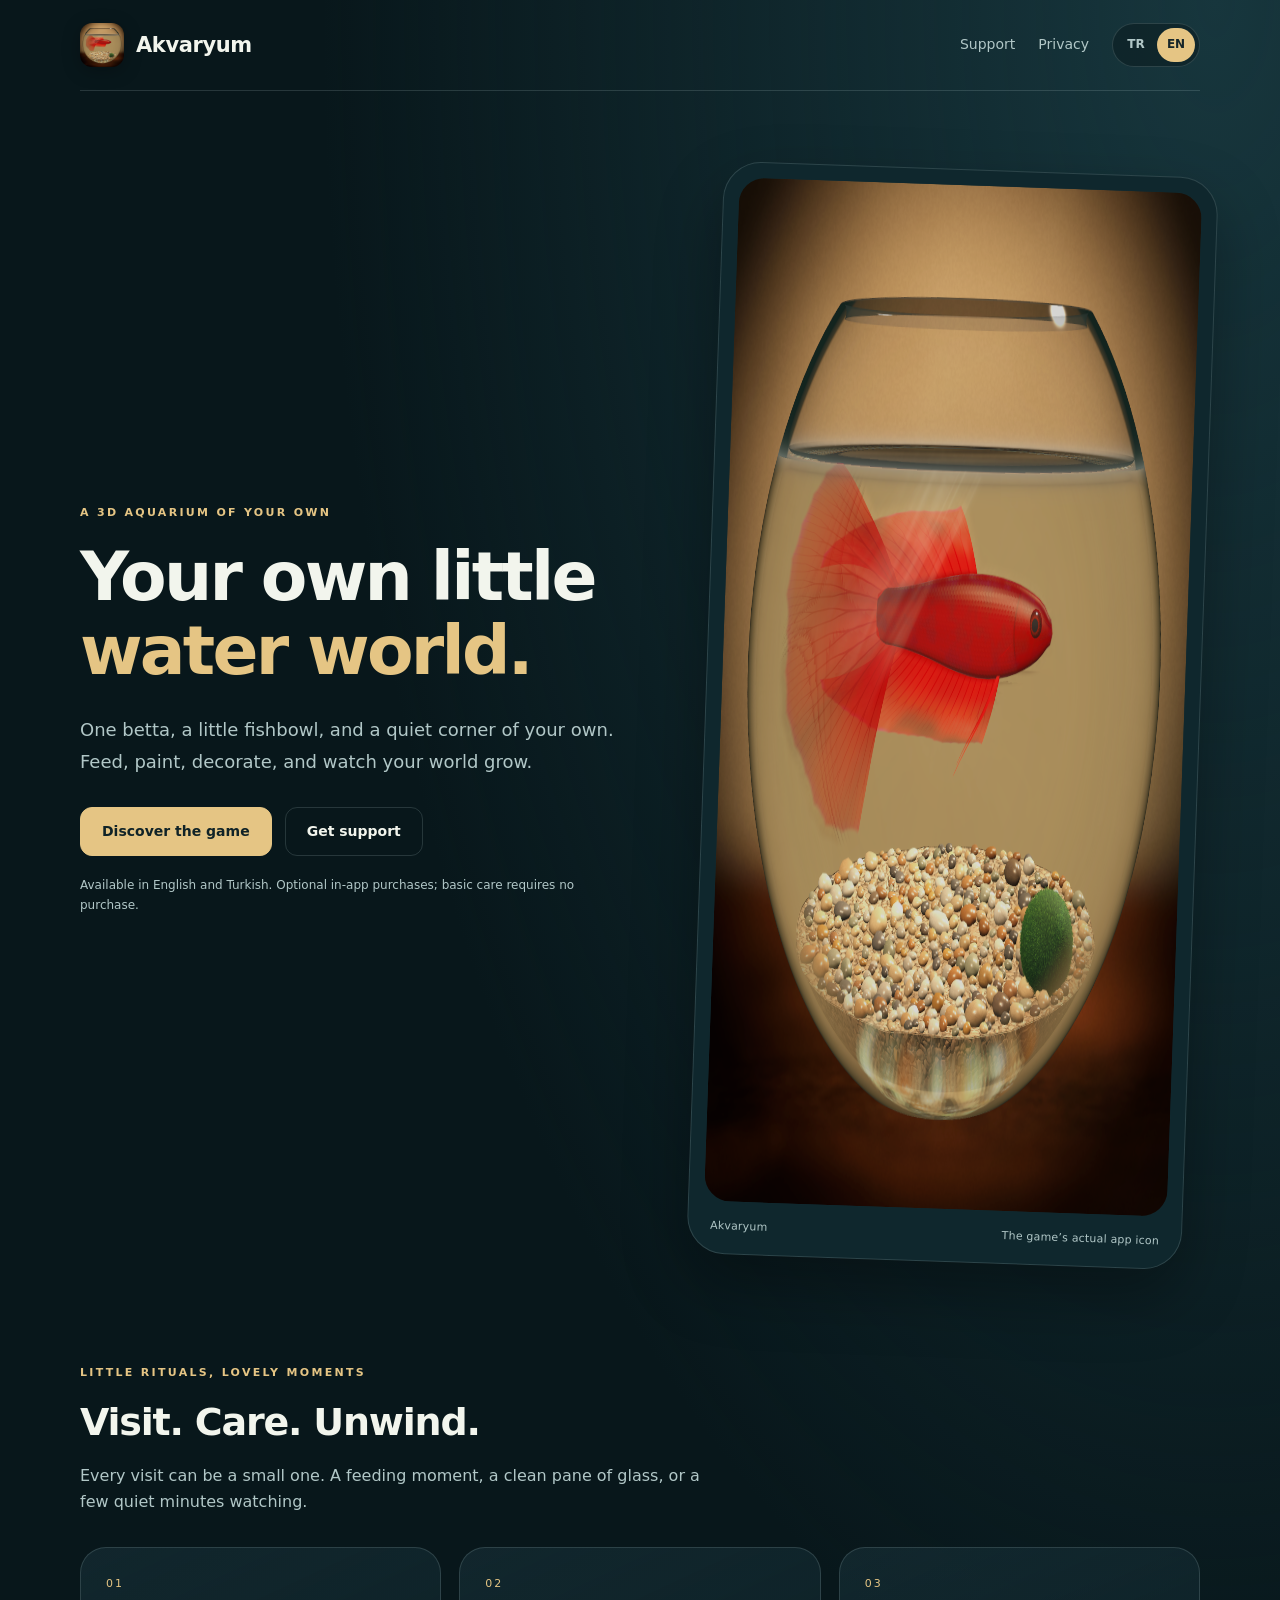
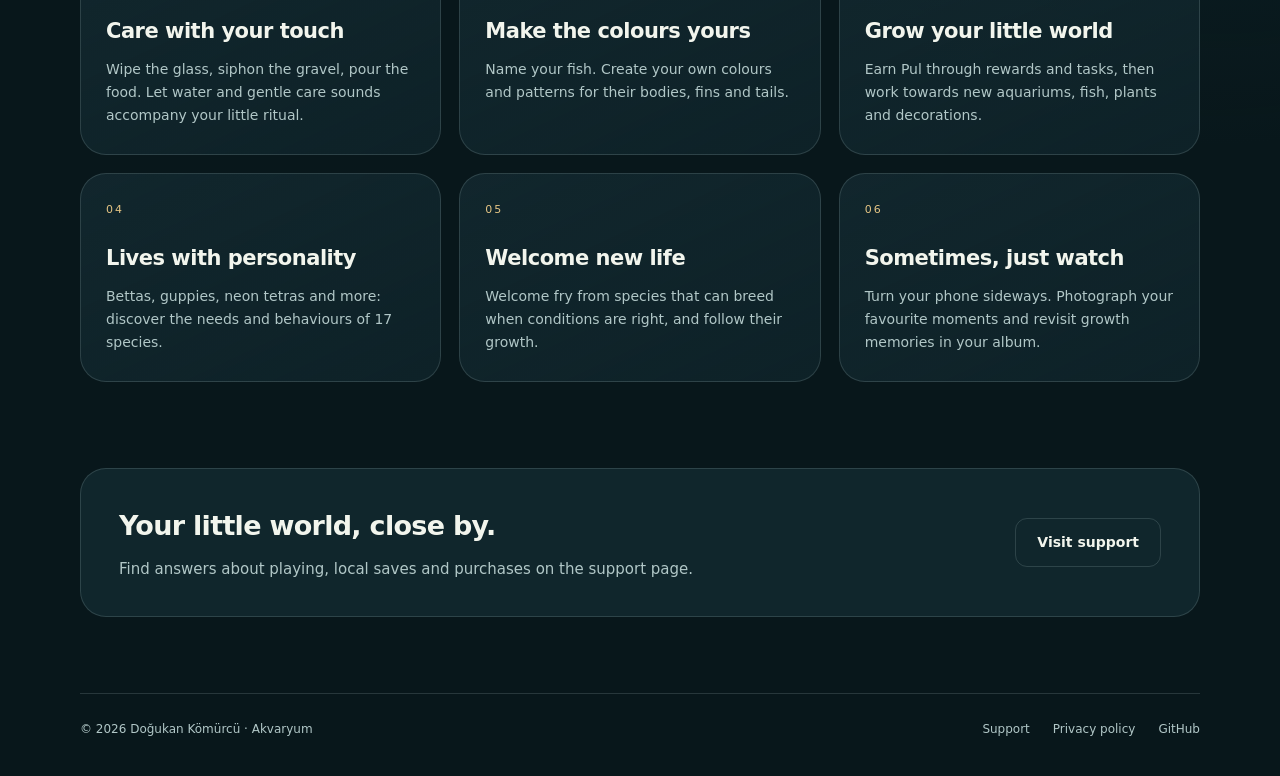
<file: index.html>
<!doctype html>
<html lang="tr" data-language="tr">
<head>
<meta charset="utf-8">
<meta name="viewport" content="width=device-width,initial-scale=1">
<meta name="description" content="Balıklarını besle, boya ve kendi 3D akvaryumunu tasarla. Akvaryum oyununun resmi tanıtım, destek ve gizlilik sayfaları.">
<meta name="robots" content="noindex,nofollow">
<meta name="theme-color" content="#08171b">
<title>Akvaryum — Kendi küçük su dünyan</title>
<link rel="icon" type="image/png" href="assets/app-icon.png">
<link rel="stylesheet" href="styles.css">
<script src="config.js" defer></script>
<script src="site.js" defer></script>
</head>
<body data-page="home">
<a class="skip-link" href="#main"><span data-lang="tr" lang="tr">İçeriğe geç</span><span data-lang="en" lang="en">Skip to content</span></a>
<div class="shell">
<header class="topbar">
<a href="index.html" class="brand" data-local-link><img src="assets/app-icon.png" alt="" width="44" height="44"><span>Akvaryum</span></a>
<nav class="nav" aria-label="Navigation"><a href="support.html" data-local-link><span data-lang="tr" lang="tr">Destek</span><span data-lang="en" lang="en">Support</span></a><a href="privacy.html" data-local-link><span data-lang="tr" lang="tr">Gizlilik</span><span data-lang="en" lang="en">Privacy</span></a><div class="language-switch" role="group" aria-label="Language / Dil"><button type="button" data-language-choice="tr" aria-pressed="true" hidden>TR</button><button type="button" data-language-choice="en" aria-pressed="false" hidden>EN</button></div></nav>
</header>
<div class="draft" data-draft-banner hidden><span data-lang="tr" lang="tr">Yayın öncesi önizleme · Bu sayfalar henüz yayımlanmadı.</span><span data-lang="en" lang="en">Pre-release preview · These pages have not been published yet.</span></div>
<main id="main"><section class="hero"><div><p class="eyebrow"><span data-lang="tr" lang="tr">Sana ait bir 3D akvaryum</span><span data-lang="en" lang="en">A 3D aquarium of your own</span></p><h1><span data-lang="tr" lang="tr">Kendi küçük<br><em>su dünyan.</em></span><span data-lang="en" lang="en">Your own little<br><em>water world.</em></span></h1><p class="lede"><span data-lang="tr" lang="tr">Bir beta, küçük bir fanus ve sakin bir köşe. Besle, boya, düzenle; masandaki dünyanın büyümesini izle.</span><span data-lang="en" lang="en">One betta, a little fishbowl, and a quiet corner of your own. Feed, paint, decorate, and watch your world grow.</span></p><div class="actions"><a class="button primary" href="#features"><span data-lang="tr" lang="tr">Oyunu keşfet</span><span data-lang="en" lang="en">Discover the game</span></a><a class="button" href="support.html" data-local-link><span data-lang="tr" lang="tr">Yardıma ihtiyacım var</span><span data-lang="en" lang="en">Get support</span></a><a class="button primary" data-store-link hidden><span data-lang="tr" lang="tr">App Store’da görüntüle</span><span data-lang="en" lang="en">View on the App Store</span></a></div><p class="quiet-note"><span data-lang="tr" lang="tr">Türkçe ve İngilizce. İsteğe bağlı uygulama içi satın almalar içerir; temel bakım için satın alma gerekmez.</span><span data-lang="en" lang="en">Available in English and Turkish. Optional in-app purchases; basic care requires no purchase.</span></p></div><figure class="art-card"><img src="assets/app-icon.png" alt="Akvaryum" width="1024" height="1024"><figcaption><span>Akvaryum</span><span><span data-lang="tr" lang="tr">Oyunun gerçek uygulama simgesi</span><span data-lang="en" lang="en">The game’s actual app icon</span></span></figcaption></figure></section><section class="section" id="features"><p class="eyebrow"><span data-lang="tr" lang="tr">Küçük ritüeller, güzel anlar</span><span data-lang="en" lang="en">Little rituals, lovely moments</span></p><h2 class="section-heading"><span data-lang="tr" lang="tr">Uğra. İlgilen. Rahatla.</span><span data-lang="en" lang="en">Visit. Care. Unwind.</span></h2><p class="section-intro"><span data-lang="tr" lang="tr">Her ziyaretin uzun olmak zorunda değil. Bir yem saati, temiz bir cam ya da sadece birkaç dakika izlemek.</span><span data-lang="en" lang="en">Every visit can be a small one. A feeding moment, a clean pane of glass, or a few quiet minutes watching.</span></p><div class="features"><article class="feature"><span class="number">01</span><h3><span data-lang="tr" lang="tr">Dokunarak ilgilen</span><span data-lang="en" lang="en">Care with your touch</span></h3><p><span data-lang="tr" lang="tr">Camı sil, dibi sifonla, yemi dök. Su ve bakım sesleri küçük ritüeline eşlik etsin.</span><span data-lang="en" lang="en">Wipe the glass, siphon the gravel, pour the food. Let water and gentle care sounds accompany your little ritual.</span></p></article><article class="feature"><span class="number">02</span><h3><span data-lang="tr" lang="tr">Renkleri sen seç</span><span data-lang="en" lang="en">Make the colours yours</span></h3><p><span data-lang="tr" lang="tr">Balıklarına isim ver. Gövde, yüzgeç ve kuyrukta kendi renk ve desenlerini tasarla.</span><span data-lang="en" lang="en">Name your fish. Create your own colours and patterns for their bodies, fins and tails.</span></p></article><article class="feature"><span class="number">03</span><h3><span data-lang="tr" lang="tr">Kendi dünyanı büyüt</span><span data-lang="en" lang="en">Grow your little world</span></h3><p><span data-lang="tr" lang="tr">Ödül ve görevlerle Pul kazan; yeni akvaryumlara, balıklara, bitkilere ve dekorlara doğru ilerle.</span><span data-lang="en" lang="en">Earn Pul through rewards and tasks, then work towards new aquariums, fish, plants and decorations.</span></p></article><article class="feature"><span class="number">04</span><h3><span data-lang="tr" lang="tr">Birbirinden farklı yaşamlar</span><span data-lang="en" lang="en">Lives with personality</span></h3><p><span data-lang="tr" lang="tr">Beta, lepistes, neon tetra ve daha fazlası: 17 türün ihtiyaçlarını ve davranışlarını keşfet.</span><span data-lang="en" lang="en">Bettas, guppies, neon tetras and more: discover the needs and behaviours of 17 species.</span></p></article><article class="feature"><span class="number">05</span><h3><span data-lang="tr" lang="tr">Yeni yaşama merhaba de</span><span data-lang="en" lang="en">Welcome new life</span></h3><p><span data-lang="tr" lang="tr">Uygun koşullarda üreyen türlerin yavrularını karşıla; büyümelerine tanık ol.</span><span data-lang="en" lang="en">Welcome fry from species that can breed when conditions are right, and follow their growth.</span></p></article><article class="feature"><span class="number">06</span><h3><span data-lang="tr" lang="tr">Bazen sadece izle</span><span data-lang="en" lang="en">Sometimes, just watch</span></h3><p><span data-lang="tr" lang="tr">Telefonunu yatay çevir. Sevdiğin anı fotoğrafla, gelişim anılarını albümünde takip et.</span><span data-lang="en" lang="en">Turn your phone sideways. Photograph your favourite moments and revisit growth memories in your album.</span></p></article></div></section><section class="section"><div class="closing"><div><h2><span data-lang="tr" lang="tr">Küçük dünyan, yanında.</span><span data-lang="en" lang="en">Your little world, close by.</span></h2><p><span data-lang="tr" lang="tr">Oynanış, kayıtlar veya satın almalarla ilgili yanıtları destek sayfasında bulabilirsin.</span><span data-lang="en" lang="en">Find answers about playing, local saves and purchases on the support page.</span></p></div><a class="button" href="support.html" data-local-link><span data-lang="tr" lang="tr">Destek sayfasına git</span><span data-lang="en" lang="en">Visit support</span></a></div></section></main><footer class="footer"><div>© 2026 Doğukan Kömürcü · Akvaryum</div><div class="footer-links"><a href="support.html" data-local-link><span data-lang="tr" lang="tr">Destek</span><span data-lang="en" lang="en">Support</span></a><a href="privacy.html" data-local-link><span data-lang="tr" lang="tr">Gizlilik politikası</span><span data-lang="en" lang="en">Privacy policy</span></a><a href="https://github.com/Dogukan-Komurcu/akvaryum-support/issues">GitHub</a></div></footer>
</div></body></html>
</file>
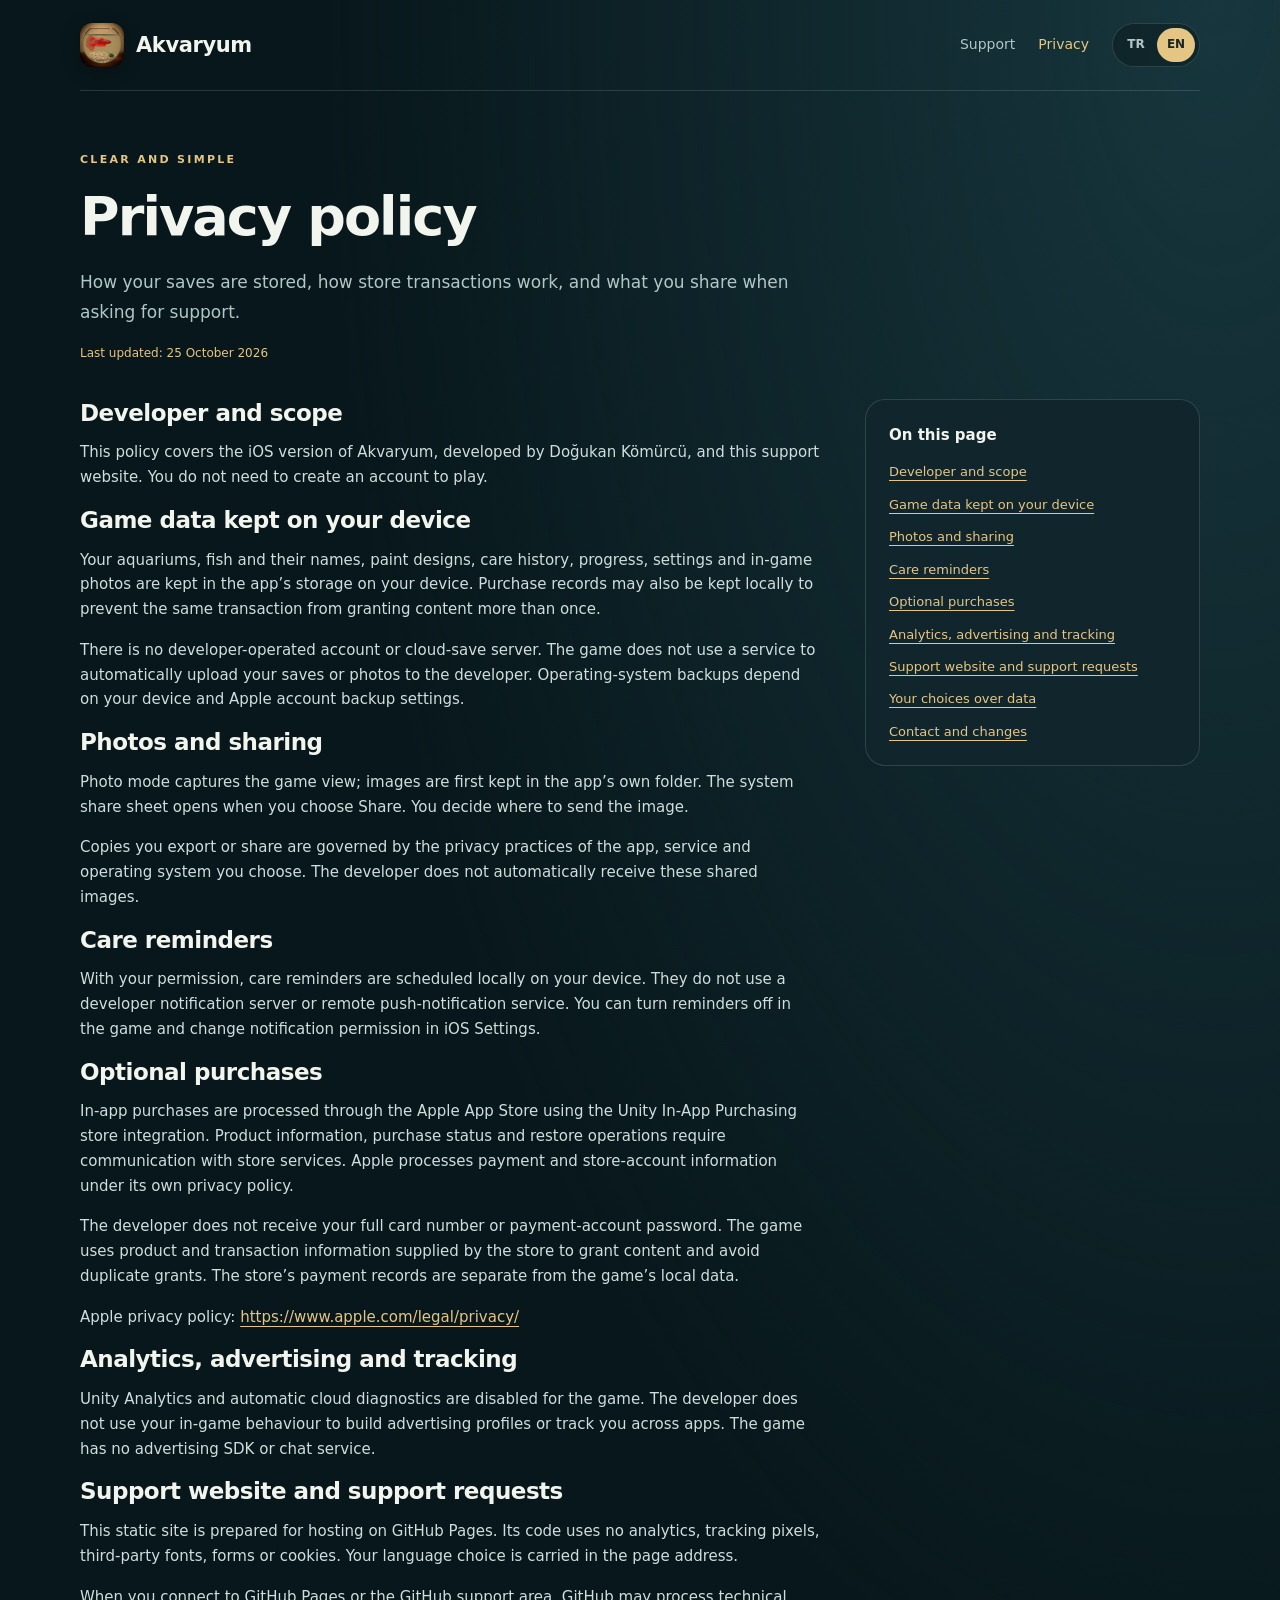
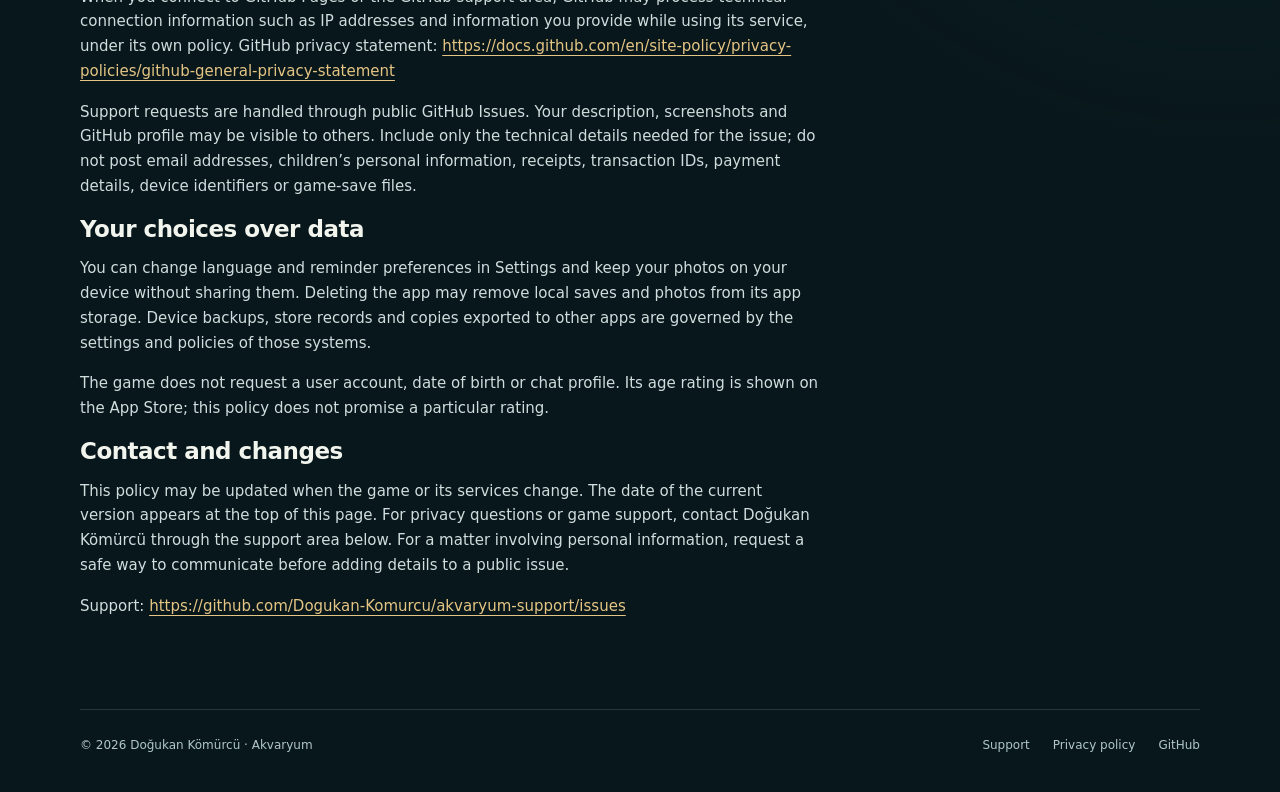
<file: privacy.html>
<!doctype html>
<html lang="tr" data-language="tr">
<head>
<meta charset="utf-8">
<meta name="viewport" content="width=device-width,initial-scale=1">
<meta name="description" content="Akvaryum gizlilik politikası: cihazdaki kayıtlar, fotoğraflar, yerel bildirimler, satın almalar ve destek sitesi.">
<meta name="robots" content="noindex,nofollow">
<meta name="theme-color" content="#08171b">
<title>Akvaryum — Gizlilik politikası</title>
<link rel="icon" type="image/png" href="assets/app-icon.png">
<link rel="stylesheet" href="styles.css">
<script src="config.js" defer></script>
<script src="site.js" defer></script>
</head>
<body data-page="privacy">
<a class="skip-link" href="#main"><span data-lang="tr" lang="tr">İçeriğe geç</span><span data-lang="en" lang="en">Skip to content</span></a>
<div class="shell">
<header class="topbar">
<a href="index.html" class="brand" data-local-link><img src="assets/app-icon.png" alt="" width="44" height="44"><span>Akvaryum</span></a>
<nav class="nav" aria-label="Navigation"><a href="support.html" data-local-link><span data-lang="tr" lang="tr">Destek</span><span data-lang="en" lang="en">Support</span></a><a href="privacy.html" data-local-link aria-current="page"><span data-lang="tr" lang="tr">Gizlilik</span><span data-lang="en" lang="en">Privacy</span></a><div class="language-switch" role="group" aria-label="Language / Dil"><button type="button" data-language-choice="tr" aria-pressed="true" hidden>TR</button><button type="button" data-language-choice="en" aria-pressed="false" hidden>EN</button></div></nav>
</header>
<div class="draft" data-draft-banner hidden><span data-lang="tr" lang="tr">Yayın öncesi önizleme · Bu sayfalar henüz yayımlanmadı.</span><span data-lang="en" lang="en">Pre-release preview · These pages have not been published yet.</span></div>
<main id="main"><div class="page-head"><p class="eyebrow"><span data-lang="tr" lang="tr">Açık ve anlaşılır</span><span data-lang="en" lang="en">Clear and simple</span></p><h1><span data-lang="tr" lang="tr">Gizlilik politikası</span><span data-lang="en" lang="en">Privacy policy</span></h1><p class="lede"><span data-lang="tr" lang="tr">Kayıtların nerede tutulduğunu, mağaza işlemlerini ve destek için paylaştığın bilgileri burada açıklıyoruz.</span><span data-lang="en" lang="en">How your saves are stored, how store transactions work, and what you share when asking for support.</span></p><p class="updated"><span data-lang="tr" lang="tr">Son güncelleme: 25 Ekim 2026</span><span data-lang="en" lang="en">Last updated: 25 October 2026</span></p></div><div class="document-layout"><article class="document"><section aria-labelledby="developer"><h2 id="developer"><span data-lang="tr" lang="tr">Geliştirici ve kapsam</span><span data-lang="en" lang="en">Developer and scope</span></h2><p><span data-lang="tr" lang="tr">Bu politika, Doğukan Kömürcü tarafından geliştirilen Akvaryum oyununun iOS sürümünü ve bu destek sitesini kapsar. Oyun için kullanıcı hesabı açman gerekmez.</span><span data-lang="en" lang="en">This policy covers the iOS version of Akvaryum, developed by Doğukan Kömürcü, and this support website. You do not need to create an account to play.</span></p></section><section aria-labelledby="local-data"><h2 id="local-data"><span data-lang="tr" lang="tr">Cihazında tutulan oyun verileri</span><span data-lang="en" lang="en">Game data kept on your device</span></h2><p><span data-lang="tr" lang="tr">Akvaryumların, balıkların ve isimleri, boyama tasarımların, bakım ve ilerleme bilgilerin, ayarların ve oyun içinde çektiğin fotoğraflar uygulamanın cihazındaki depolama alanında tutulur. Satın alma kayıtları da aynı işlemin tekrar ödül vermesini önlemek için yerel kayıtta tutulabilir.</span><span data-lang="en" lang="en">Your aquariums, fish and their names, paint designs, care history, progress, settings and in-game photos are kept in the app’s storage on your device. Purchase records may also be kept locally to prevent the same transaction from granting content more than once.</span></p><p><span data-lang="tr" lang="tr">Geliştirici tarafından işletilen bir hesap veya bulut kayıt sunucusu yoktur. Oyun kayıtlarını ve fotoğraflarını geliştiriciye otomatik yükleyen bir hizmet kullanılmaz. İşletim sistemi yedekleri, cihazının ve Apple hesabının yedekleme ayarlarına bağlıdır.</span><span data-lang="en" lang="en">There is no developer-operated account or cloud-save server. The game does not use a service to automatically upload your saves or photos to the developer. Operating-system backups depend on your device and Apple account backup settings.</span></p></section><section aria-labelledby="photos"><h2 id="photos"><span data-lang="tr" lang="tr">Fotoğraflar ve paylaşım</span><span data-lang="en" lang="en">Photos and sharing</span></h2><p><span data-lang="tr" lang="tr">Fotoğraf modu oyun görüntüsünü kaydeder; fotoğraflar önce uygulamanın kendi klasöründe tutulur. Paylaş düğmesine sen bastığında sistemin paylaşım menüsü açılır. Nereye göndereceğini sen seçersin.</span><span data-lang="en" lang="en">Photo mode captures the game view; images are first kept in the app’s own folder. The system share sheet opens when you choose Share. You decide where to send the image.</span></p><p><span data-lang="tr" lang="tr">Dışarı aktardığın veya paylaştığın kopyalar seçtiğin uygulama, hizmet ve işletim sisteminin gizlilik kurallarına tabidir. Geliştirici bu paylaşımları otomatik olarak almaz.</span><span data-lang="en" lang="en">Copies you export or share are governed by the privacy practices of the app, service and operating system you choose. The developer does not automatically receive these shared images.</span></p></section><section aria-labelledby="notifications"><h2 id="notifications"><span data-lang="tr" lang="tr">Bakım hatırlatıcıları</span><span data-lang="en" lang="en">Care reminders</span></h2><p><span data-lang="tr" lang="tr">İzin verdiğinde, bakım hatırlatıcıları cihazında yerel olarak planlanır. Bunun için geliştiricinin bildirim sunucusu veya uzaktan anlık bildirim hizmeti kullanılmaz. Oyun ayarlarından hatırlatıcıları kapatabilir, iOS Ayarları’ndan bildirim iznini değiştirebilirsin.</span><span data-lang="en" lang="en">With your permission, care reminders are scheduled locally on your device. They do not use a developer notification server or remote push-notification service. You can turn reminders off in the game and change notification permission in iOS Settings.</span></p></section><section aria-labelledby="purchases"><h2 id="purchases"><span data-lang="tr" lang="tr">İsteğe bağlı satın almalar</span><span data-lang="en" lang="en">Optional purchases</span></h2><p><span data-lang="tr" lang="tr">Uygulama içi satın almalar Apple App Store üzerinden, Unity In-App Purchasing mağaza bağlantısıyla işlenir. Ürün bilgileri, satın alma durumu ve geri yükleme işlemleri mağaza hizmetleriyle iletişim gerektirir. Apple, ödeme ve mağaza hesabı bilgilerini kendi gizlilik politikası uyarınca işler.</span><span data-lang="en" lang="en">In-app purchases are processed through the Apple App Store using the Unity In-App Purchasing store integration. Product information, purchase status and restore operations require communication with store services. Apple processes payment and store-account information under its own privacy policy.</span></p><p><span data-lang="tr" lang="tr">Geliştirici tam kart numaranı veya ödeme hesabı parolanı almaz. Oyun, satın alınan içeriği vermek ve yinelenen işlemleri önlemek için mağazanın sağladığı ürün ve işlem bilgilerini kullanır. Mağazanın ödeme kayıtları, oyunun yerel verilerinden ayrıdır.</span><span data-lang="en" lang="en">The developer does not receive your full card number or payment-account password. The game uses product and transaction information supplied by the store to grant content and avoid duplicate grants. The store’s payment records are separate from the game’s local data.</span></p><p><span data-lang="tr" lang="tr">Apple gizlilik politikası: <a href="https://www.apple.com/legal/privacy/">https://www.apple.com/legal/privacy/</a></span><span data-lang="en" lang="en">Apple privacy policy: <a href="https://www.apple.com/legal/privacy/">https://www.apple.com/legal/privacy/</a></span></p></section><section aria-labelledby="analytics"><h2 id="analytics"><span data-lang="tr" lang="tr">Analitik, reklam ve izleme</span><span data-lang="en" lang="en">Analytics, advertising and tracking</span></h2><p><span data-lang="tr" lang="tr">Unity Analytics ve otomatik bulut tanılama oyun için kapalıdır. Geliştirici oyun içi davranışlarını reklam profili oluşturmak veya farklı uygulamalar arasında izlemek için kullanmaz. Oyunda reklam SDK’sı veya sohbet hizmeti bulunmaz.</span><span data-lang="en" lang="en">Unity Analytics and automatic cloud diagnostics are disabled for the game. The developer does not use your in-game behaviour to build advertising profiles or track you across apps. The game has no advertising SDK or chat service.</span></p></section><section aria-labelledby="website"><h2 id="website"><span data-lang="tr" lang="tr">Destek sitesi ve destek talepleri</span><span data-lang="en" lang="en">Support website and support requests</span></h2><p><span data-lang="tr" lang="tr">Bu statik site GitHub Pages üzerinde barındırılmak üzere hazırlanmıştır. Site kodu analitik, izleme pikseli, üçüncü taraf yazı tipi, form veya çerez kullanmaz. Dil seçimi sayfa adresi üzerinden taşınır.</span><span data-lang="en" lang="en">This static site is prepared for hosting on GitHub Pages. Its code uses no analytics, tracking pixels, third-party fonts, forms or cookies. Your language choice is carried in the page address.</span></p><p><span data-lang="tr" lang="tr">GitHub Pages’e veya GitHub destek alanına bağlandığında GitHub, IP adresi gibi teknik bağlantı bilgilerini ve kendi hizmetini kullanırken verdiğin bilgileri kendi politikası uyarınca işleyebilir. GitHub gizlilik bildirimi: <a href="https://docs.github.com/en/site-policy/privacy-policies/github-general-privacy-statement">https://docs.github.com/en/site-policy/privacy-policies/github-general-privacy-statement</a></span><span data-lang="en" lang="en">When you connect to GitHub Pages or the GitHub support area, GitHub may process technical connection information such as IP addresses and information you provide while using its service, under its own policy. GitHub privacy statement: <a href="https://docs.github.com/en/site-policy/privacy-policies/github-general-privacy-statement">https://docs.github.com/en/site-policy/privacy-policies/github-general-privacy-statement</a></span></p><p><span data-lang="tr" lang="tr">Destek talepleri GitHub Issues üzerinden alınır ve herkese açıktır. Paylaştığın açıklama, ekran görüntüsü ve GitHub profilin başkaları tarafından görülebilir. Talebine yalnız gerekli teknik bilgileri ekle; e-posta, çocuklara ait kişisel bilgi, makbuz, işlem kimliği, ödeme bilgisi, cihaz tanımlayıcısı veya oyun kayıt dosyası paylaşma.</span><span data-lang="en" lang="en">Support requests are handled through public GitHub Issues. Your description, screenshots and GitHub profile may be visible to others. Include only the technical details needed for the issue; do not post email addresses, children’s personal information, receipts, transaction IDs, payment details, device identifiers or game-save files.</span></p></section><section aria-labelledby="choices"><h2 id="choices"><span data-lang="tr" lang="tr">Verilerin üzerindeki seçimlerin</span><span data-lang="en" lang="en">Your choices over data</span></h2><p><span data-lang="tr" lang="tr">Oyundaki dil ve hatırlatıcı tercihlerini Ayarlar’dan değiştirebilir, fotoğraflarını paylaşmadan cihazında tutabilirsin. Uygulamayı silmek, uygulama alanındaki yerel kayıt ve fotoğrafları kaldırabilir. Cihaz yedekleri, mağaza kayıtları ve başka uygulamalara aktardığın kopyalar ilgili sistemin kendi ayar ve kurallarına tabidir.</span><span data-lang="en" lang="en">You can change language and reminder preferences in Settings and keep your photos on your device without sharing them. Deleting the app may remove local saves and photos from its app storage. Device backups, store records and copies exported to other apps are governed by the settings and policies of those systems.</span></p><p><span data-lang="tr" lang="tr">Oyun kullanıcı hesabı, doğum tarihi veya sohbet profili istemez. Yaş derecelendirmesi App Store’da gösterilir; bu politika belirli bir yaş derecesi vaat etmez.</span><span data-lang="en" lang="en">The game does not request a user account, date of birth or chat profile. Its age rating is shown on the App Store; this policy does not promise a particular rating.</span></p></section><section aria-labelledby="contact"><h2 id="contact"><span data-lang="tr" lang="tr">İletişim ve değişiklikler</span><span data-lang="en" lang="en">Contact and changes</span></h2><p><span data-lang="tr" lang="tr">Bu politika oyun veya kullanılan hizmetler değiştiğinde güncellenebilir. Güncel sürümün tarihi bu sayfanın başında gösterilir. Gizlilik veya oyun desteği için Doğukan Kömürcü’ye aşağıdaki destek alanından ulaşabilirsin. Kişisel bilgi içeren bir konu için herkese açık talebe ayrıntı eklemek yerine önce güvenli bir iletişim yöntemi iste.</span><span data-lang="en" lang="en">This policy may be updated when the game or its services change. The date of the current version appears at the top of this page. For privacy questions or game support, contact Doğukan Kömürcü through the support area below. For a matter involving personal information, request a safe way to communicate before adding details to a public issue.</span></p><p><span data-lang="tr" lang="tr">Destek: <a href="https://github.com/Dogukan-Komurcu/akvaryum-support/issues">https://github.com/Dogukan-Komurcu/akvaryum-support/issues</a></span><span data-lang="en" lang="en">Support: <a href="https://github.com/Dogukan-Komurcu/akvaryum-support/issues">https://github.com/Dogukan-Komurcu/akvaryum-support/issues</a></span></p></section></article><aside class="sidebar"><h2><span data-lang="tr" lang="tr">Bu sayfada</span><span data-lang="en" lang="en">On this page</span></h2><a href="#developer"><span data-lang="tr" lang="tr">Geliştirici ve kapsam</span><span data-lang="en" lang="en">Developer and scope</span></a><a href="#local-data"><span data-lang="tr" lang="tr">Cihazında tutulan oyun verileri</span><span data-lang="en" lang="en">Game data kept on your device</span></a><a href="#photos"><span data-lang="tr" lang="tr">Fotoğraflar ve paylaşım</span><span data-lang="en" lang="en">Photos and sharing</span></a><a href="#notifications"><span data-lang="tr" lang="tr">Bakım hatırlatıcıları</span><span data-lang="en" lang="en">Care reminders</span></a><a href="#purchases"><span data-lang="tr" lang="tr">İsteğe bağlı satın almalar</span><span data-lang="en" lang="en">Optional purchases</span></a><a href="#analytics"><span data-lang="tr" lang="tr">Analitik, reklam ve izleme</span><span data-lang="en" lang="en">Analytics, advertising and tracking</span></a><a href="#website"><span data-lang="tr" lang="tr">Destek sitesi ve destek talepleri</span><span data-lang="en" lang="en">Support website and support requests</span></a><a href="#choices"><span data-lang="tr" lang="tr">Verilerin üzerindeki seçimlerin</span><span data-lang="en" lang="en">Your choices over data</span></a><a href="#contact"><span data-lang="tr" lang="tr">İletişim ve değişiklikler</span><span data-lang="en" lang="en">Contact and changes</span></a></aside></div></main><footer class="footer"><div>© 2026 Doğukan Kömürcü · Akvaryum</div><div class="footer-links"><a href="support.html" data-local-link><span data-lang="tr" lang="tr">Destek</span><span data-lang="en" lang="en">Support</span></a><a href="privacy.html" data-local-link><span data-lang="tr" lang="tr">Gizlilik politikası</span><span data-lang="en" lang="en">Privacy policy</span></a><a href="https://github.com/Dogukan-Komurcu/akvaryum-support/issues">GitHub</a></div></footer>
</div></body></html>
</file>
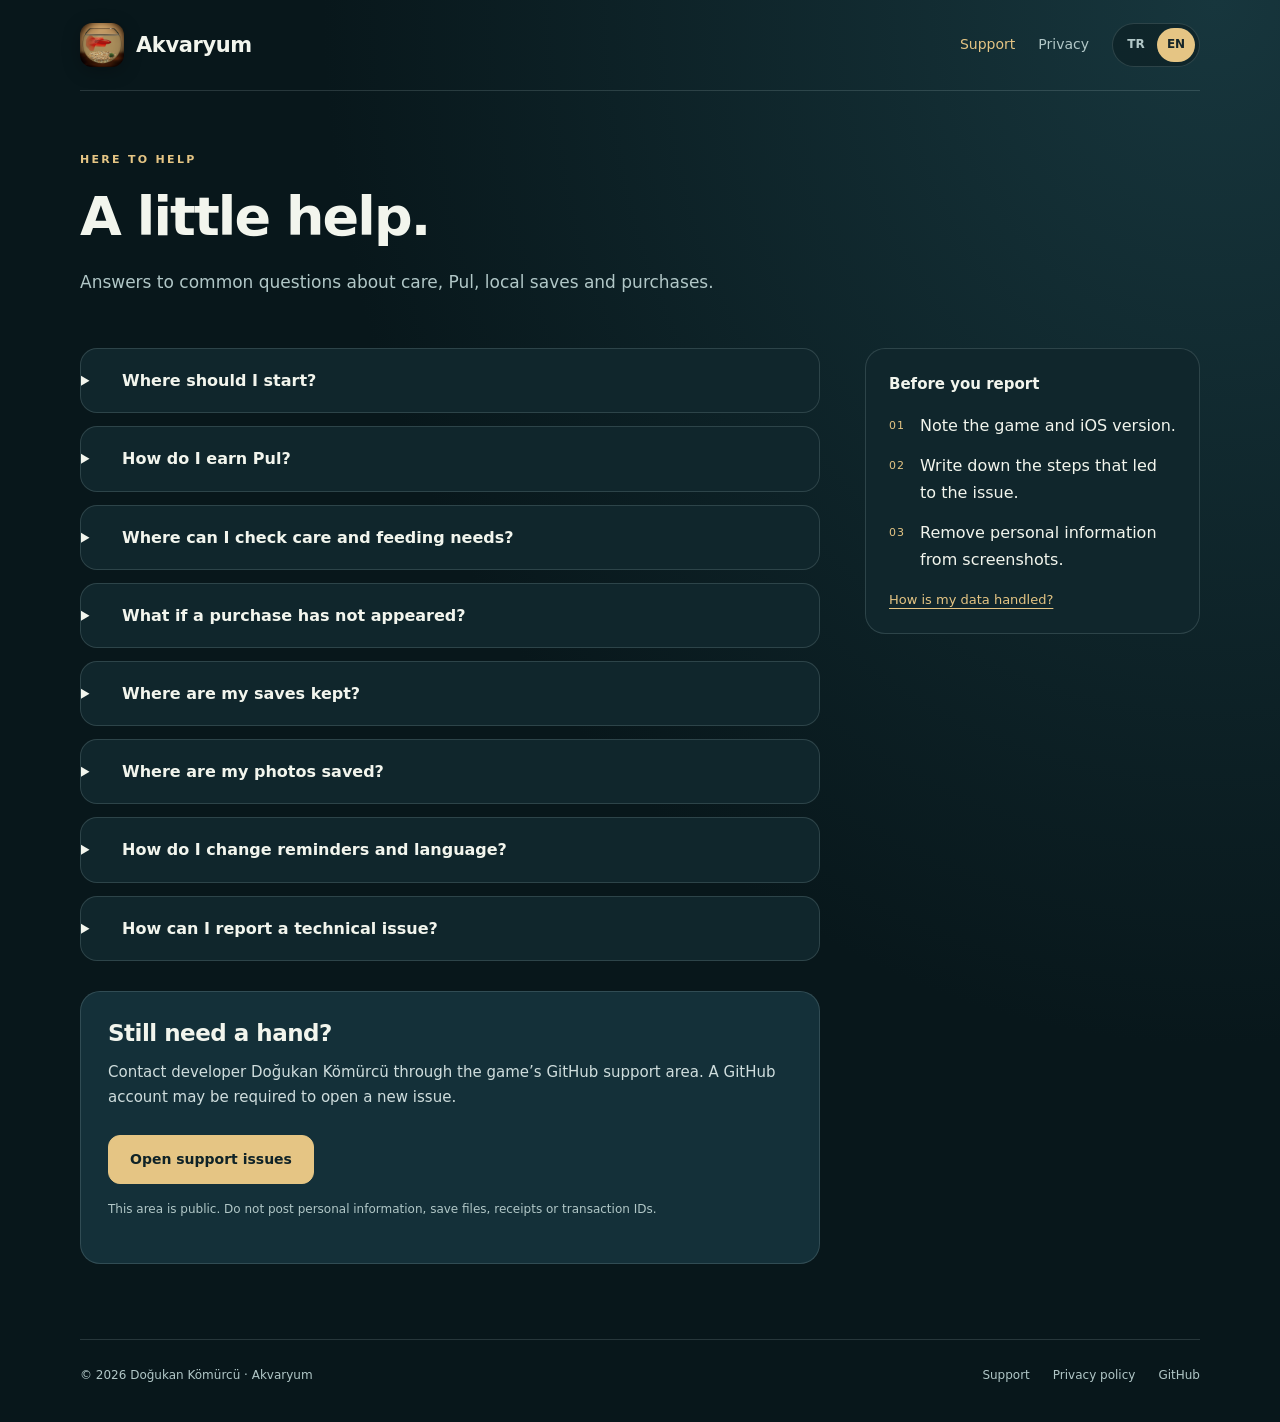
<file: support.html>
<!doctype html>
<html lang="tr" data-language="tr">
<head>
<meta charset="utf-8">
<meta name="viewport" content="width=device-width,initial-scale=1">
<meta name="description" content="Akvaryum oyunu desteği: oynanış, Pul, satın alımları geri yükleme, yerel kayıtlar, fotoğraflar ve hatırlatıcılar.">
<meta name="robots" content="noindex,nofollow">
<meta name="theme-color" content="#08171b">
<title>Akvaryum — Destek</title>
<link rel="icon" type="image/png" href="assets/app-icon.png">
<link rel="stylesheet" href="styles.css">
<script src="config.js" defer></script>
<script src="site.js" defer></script>
</head>
<body data-page="support">
<a class="skip-link" href="#main"><span data-lang="tr" lang="tr">İçeriğe geç</span><span data-lang="en" lang="en">Skip to content</span></a>
<div class="shell">
<header class="topbar">
<a href="index.html" class="brand" data-local-link><img src="assets/app-icon.png" alt="" width="44" height="44"><span>Akvaryum</span></a>
<nav class="nav" aria-label="Navigation"><a href="support.html" data-local-link aria-current="page"><span data-lang="tr" lang="tr">Destek</span><span data-lang="en" lang="en">Support</span></a><a href="privacy.html" data-local-link><span data-lang="tr" lang="tr">Gizlilik</span><span data-lang="en" lang="en">Privacy</span></a><div class="language-switch" role="group" aria-label="Language / Dil"><button type="button" data-language-choice="tr" aria-pressed="true" hidden>TR</button><button type="button" data-language-choice="en" aria-pressed="false" hidden>EN</button></div></nav>
</header>
<div class="draft" data-draft-banner hidden><span data-lang="tr" lang="tr">Yayın öncesi önizleme · Bu sayfalar henüz yayımlanmadı.</span><span data-lang="en" lang="en">Pre-release preview · These pages have not been published yet.</span></div>
<main id="main"><div class="page-head"><p class="eyebrow"><span data-lang="tr" lang="tr">Yanındayız</span><span data-lang="en" lang="en">Here to help</span></p><h1><span data-lang="tr" lang="tr">Küçük bir yardım.</span><span data-lang="en" lang="en">A little help.</span></h1><p class="lede"><span data-lang="tr" lang="tr">Bakım, Pul, kayıtlar ve satın almalar hakkında en sık ihtiyaç duyulan yanıtlar.</span><span data-lang="en" lang="en">Answers to common questions about care, Pul, local saves and purchases.</span></p></div><div class="document-layout"><div class="document"><details class="faq" id="question-1"><summary><span data-lang="tr" lang="tr">Nereden başlamalıyım?</span><span data-lang="en" lang="en">Where should I start?</span></summary><div class="faq-content"><p><span data-lang="tr" lang="tr">İlk balığınla ve küçük fanusunla başla. İlk oturum yönlendirmelerini izle; balığını besle, ihtiyaçlarını kontrol et ve bakım araçlarını tanı. Yeni akvaryumlar ve türler ilerledikçe açılır.</span><span data-lang="en" lang="en">Start with your first fish and little bowl. Follow the first-session guidance, feed your fish, check their needs, and get to know the care tools. More aquariums and species open up as you progress.</span></p></div></details><details class="faq" id="question-2"><summary><span data-lang="tr" lang="tr">Pul nasıl kazanılır?</span><span data-lang="en" lang="en">How do I earn Pul?</span></summary><div class="faq-content"><p><span data-lang="tr" lang="tr">Pul sayacına dokunarak kazanabileceğin ödülleri ve görevlerin durumunu görebilirsin. Günlük ödüller, görevler ve oyun içi ilerleme Pul kazandırır. Gerçek parayla sunulan paketler isteğe bağlıdır; temel bakım ve besleme için ödeme gerekmez.</span><span data-lang="en" lang="en">Tap the Pul counter to see available rewards and task progress. Daily rewards, tasks and in-game progress earn Pul. Real-money packs are optional; basic care and feeding do not require payment.</span></p></div></details><details class="faq" id="question-3"><summary><span data-lang="tr" lang="tr">Bakım ve besleme ihtiyacını nereden görürüm?</span><span data-lang="en" lang="en">Where can I check care and feeding needs?</span></summary><div class="faq-content"><p><span data-lang="tr" lang="tr">Akvaryumun bakım ekranında cam, dip, su ve besleme durumunu kontrol et. Balıkların kartları da kendi durumlarını gösterir. Bir uyarı varsa nedenini ve önerilen adımı okuyarak ilerle.</span><span data-lang="en" lang="en">Check the care screen for glass, gravel, water and feeding status. Individual fish cards also show how each fish is doing. When a warning appears, read its reason and suggested action.</span></p></div></details><details class="faq" id="question-4"><summary><span data-lang="tr" lang="tr">Satın aldığım içerik görünmüyorsa ne yapmalıyım?</span><span data-lang="en" lang="en">What if a purchase has not appeared?</span></summary><div class="faq-content"><p><span data-lang="tr" lang="tr">Mağaza veya bağlantı yanıtını bekle; ödeme sonucu belli olmadan aynı ürünü yeniden satın alma. İşlem Apple tarafından tamamlandıysa oyunu kapatıp yeniden açmayı ve Ayarlar’daki satın alımları geri yükleme seçeneğini deneyebilirsin.</span><span data-lang="en" lang="en">Wait for the store or connection to respond, and avoid buying the same item again before you know the payment result. If Apple has completed the transaction, try reopening the game and using Restore purchases in Settings.</span></p><p><span data-lang="tr" lang="tr">Geri yükleme, Başlangıç ve Destekçi gibi kalıcı paketler içindir. Kullanılabilir Pul paketleri tüketilebilir ürünlerdir; geri yükleme yeni Pul eklemez. Ödeme geçmişi veya iade talepleri Apple’ın mağaza araçlarından yönetilir.</span><span data-lang="en" lang="en">Restore applies to permanent items such as the Starter and Supporter bundles. Pul packs are consumable products; restoring does not add new Pul. Payment history and refund requests are managed through Apple’s store tools.</span></p><p><span data-lang="tr" lang="tr">Destek talebinde satın alma sorununun genel durumunu anlatabilirsin. Makbuz, işlem kimliği, Apple hesabı, ödeme bilgisi veya kayıt dosyasını herkese açık bir talebe ekleme.</span><span data-lang="en" lang="en">You can describe the general purchase issue in a support request. Do not post receipts, transaction IDs, Apple account details, payment information or save files in a public issue.</span></p></div></details><details class="faq" id="question-5"><summary><span data-lang="tr" lang="tr">Oyun kayıtlarım nerede tutuluyor?</span><span data-lang="en" lang="en">Where are my saves kept?</span></summary><div class="faq-content"><p><span data-lang="tr" lang="tr">Akvaryumların, balıkların, ayarların ve ilerlemen cihazdaki uygulama alanında tutulur. Oyun için kullanıcı hesabı veya geliştirici tarafından işletilen bulut kayıt hizmeti yoktur. Cihaz yedeği davranışı işletim sistemi ve yedekleme ayarlarına bağlıdır.</span><span data-lang="en" lang="en">Your aquariums, fish, settings and progress are kept in the app’s storage on your device. There is no game account or developer-operated cloud save service. Device backups depend on your operating system and backup settings.</span></p><p><span data-lang="tr" lang="tr">Uygulamayı silmek yerel kayıtları ve oyun fotoğraflarını kaldırabilir. Kayıt sorunu bildirirken uygulamayı silmeden önce destek adımlarını kontrol et.</span><span data-lang="en" lang="en">Deleting the app may remove local saves and in-game photos. If you have a save issue, check the support steps before removing the app.</span></p></div></details><details class="faq" id="question-6"><summary><span data-lang="tr" lang="tr">Fotoğraflarım nereye kaydediliyor?</span><span data-lang="en" lang="en">Where are my photos saved?</span></summary><div class="faq-content"><p><span data-lang="tr" lang="tr">Oyun içindeki fotoğraflar uygulamanın kendi depolama alanına kaydedilir. Oyundaki Paylaş seçeneğiyle sistem paylaşım menüsünü açabilir, istediğin hedefe kendin gönderebilirsin. Paylaşılan kopyalar, seçtiğin uygulama veya hizmetin koşullarına tabidir.</span><span data-lang="en" lang="en">In-game photos are saved in the app’s own storage. Use Share in the game to open the system share sheet and choose where to send them. Shared copies are subject to the terms of the app or service you choose.</span></p></div></details><details class="faq" id="question-7"><summary><span data-lang="tr" lang="tr">Hatırlatıcıları ve dili nasıl değiştiririm?</span><span data-lang="en" lang="en">How do I change reminders and language?</span></summary><div class="faq-content"><p><span data-lang="tr" lang="tr">Ayarlar’dan Türkçe veya İngilizce seçebilirsin. Bakım hatırlatıcılarını oyun ayarlarından yönetebilir, bildirim iznini iOS Ayarları’ndan değiştirebilirsin. Hatırlatıcılar cihazda planlanır.</span><span data-lang="en" lang="en">Choose English or Turkish in Settings. Manage care reminders in the game settings and change notification permission in iOS Settings. Reminders are scheduled locally on your device.</span></p></div></details><details class="faq" id="question-8"><summary><span data-lang="tr" lang="tr">Bir teknik sorunu nasıl bildirebilirim?</span><span data-lang="en" lang="en">How can I report a technical issue?</span></summary><div class="faq-content"><p><span data-lang="tr" lang="tr">iPhone/iPad modelini, iOS sürümünü, oyun sürümünü ve sorunu tekrar oluşturma adımlarını yaz. Mümkünse kişisel bilgi içermeyen bir ekran görüntüsü ekle. Herkese açık talepte cihaz tanımlayıcısı, konum, e-posta, ödeme belgesi veya kayıt dosyası paylaşma.</span><span data-lang="en" lang="en">Include your iPhone/iPad model, iOS version, game version, and steps to reproduce the issue. If helpful, add a screenshot without personal information. Do not include device identifiers, location, email addresses, payment documents or save files in a public issue.</span></p></div></details><section class="contact-card" id="contact"><h2><span data-lang="tr" lang="tr">Yanıtını bulamadın mı?</span><span data-lang="en" lang="en">Still need a hand?</span></h2><p><span data-lang="tr" lang="tr">Geliştirici Doğukan Kömürcü’ye oyunun GitHub destek alanından ulaşabilirsin. Yeni talep açmak için GitHub hesabı gerekebilir.</span><span data-lang="en" lang="en">Contact developer Doğukan Kömürcü through the game’s GitHub support area. A GitHub account may be required to open a new issue.</span></p><a class="button primary" href="https://github.com/Dogukan-Komurcu/akvaryum-support/issues"><span data-lang="tr" lang="tr">Destek taleplerini aç</span><span data-lang="en" lang="en">Open support issues</span></a><p class="small"><span data-lang="tr" lang="tr">Bu alan herkese açıktır. Kişisel bilgi, kayıt dosyası, makbuz veya işlem kimliği gönderme.</span><span data-lang="en" lang="en">This area is public. Do not post personal information, save files, receipts or transaction IDs.</span></p></section></div><aside class="sidebar"><h2><span data-lang="tr" lang="tr">Önce şunlara göz at</span><span data-lang="en" lang="en">Before you report</span></h2><ol class="flow-list"><li><span data-lang="tr" lang="tr">Oyun ve iOS sürümünü not et.</span><span data-lang="en" lang="en">Note the game and iOS version.</span></li><li><span data-lang="tr" lang="tr">Sorunu hangi adımlarla gördüğünü yaz.</span><span data-lang="en" lang="en">Write down the steps that led to the issue.</span></li><li><span data-lang="tr" lang="tr">Ekran görüntüsündeki kişisel bilgileri kaldır.</span><span data-lang="en" lang="en">Remove personal information from screenshots.</span></li></ol><a href="privacy.html" data-local-link><span data-lang="tr" lang="tr">Verilerim nasıl işleniyor?</span><span data-lang="en" lang="en">How is my data handled?</span></a></aside></div></main><footer class="footer"><div>© 2026 Doğukan Kömürcü · Akvaryum</div><div class="footer-links"><a href="support.html" data-local-link><span data-lang="tr" lang="tr">Destek</span><span data-lang="en" lang="en">Support</span></a><a href="privacy.html" data-local-link><span data-lang="tr" lang="tr">Gizlilik politikası</span><span data-lang="en" lang="en">Privacy policy</span></a><a href="https://github.com/Dogukan-Komurcu/akvaryum-support/issues">GitHub</a></div></footer>
</div></body></html>
</file>
<file: styles.css>
@charset "UTF-8";
:root{color-scheme:dark;--bg:#08171b;--panel:#10262c;--panel-soft:#143039;--ink:#f2f5ed;--muted:#b1c7c7;--gold:#e5c584;--line:rgba(201,224,220,.16);--radius:26px;font-family:ui-sans-serif,system-ui,-apple-system,BlinkMacSystemFont,"Segoe UI",sans-serif;font-synthesis:none;line-height:1.65;color:var(--ink);background:var(--bg)}
*{box-sizing:border-box}html{scroll-behavior:smooth}body{margin:0;background:radial-gradient(ellipse at 95% 0%,#17363d 0,transparent 52%),var(--bg);min-height:100vh}img{max-width:100%;display:block}a{color:var(--gold);text-underline-offset:4px}a:hover{color:#fff0ce}button{font:inherit}button,a{touch-action:manipulation}button:focus-visible,a:focus-visible,summary:focus-visible{outline:3px solid var(--gold);outline-offset:5px;border-radius:6px}[hidden]{display:none!important}[data-lang="en"]{display:none}html[data-language="en"] [data-lang="tr"]{display:none}html[data-language="en"] [data-lang="en"]{display:revert}.skip-link{position:absolute;left:20px;top:-100px;background:var(--gold);color:#08171b;padding:12px 18px;z-index:50}.skip-link:focus{top:12px}.shell{width:min(1120px,calc(100% - 48px));margin-inline:auto}.topbar{display:flex;align-items:center;justify-content:space-between;gap:20px;padding-block:23px;border-bottom:1px solid var(--line)}.brand{display:flex;gap:12px;align-items:center;text-decoration:none;color:var(--ink);font-size:21px;font-weight:750;letter-spacing:-.4px}.brand img{width:44px;height:44px;border-radius:12px;box-shadow:0 4px 18px #0004}.nav{display:flex;align-items:center;gap:23px;flex-wrap:wrap}.nav>a{color:var(--muted);text-decoration:none;font-size:14px}.nav>a[aria-current="page"]{color:var(--gold)}.language-switch{display:flex;padding:4px;gap:2px;border:1px solid var(--line);border-radius:99px;background:#06121566}.language-switch button{border:0;background:transparent;border-radius:99px;min-width:38px;min-height:34px;color:var(--muted);font-size:12px;font-weight:700;cursor:pointer}.language-switch button[aria-pressed="true"]{background:var(--gold);color:#162629}.draft{font-size:12px;color:var(--gold);padding-block:12px;border-bottom:1px solid var(--line)}.hero{display:grid;grid-template-columns:1.12fr 1fr;align-items:center;gap:70px;padding-block:78px 92px}.eyebrow{text-transform:uppercase;letter-spacing:2.3px;font-size:11px;font-weight:750;color:var(--gold);margin:0 0 18px}.hero h1{font-size:clamp(42px,5.3vw,68px);line-height:1.09;letter-spacing:-2.8px;font-weight:650;margin:0 0 26px;max-width:650px}.hero h1 em{font-style:normal;color:var(--gold)}.lede{font-size:18px;color:var(--muted);max-width:570px;margin:0 0 28px;line-height:1.8}.actions{display:flex;gap:13px;flex-wrap:wrap}.button{display:inline-flex;align-items:center;justify-content:center;min-height:48px;max-width:100%;border:1px solid var(--line);padding:12px 21px;border-radius:12px;text-decoration:none;color:var(--ink);font-weight:650;font-size:14px;text-align:center}.button.primary{color:#102327;background:var(--gold);border-color:var(--gold)}.button:hover{border-color:var(--gold);color:var(--gold)}.button.primary:hover{background:#f2d69e;color:#102327}.quiet-note{font-size:12px;color:var(--muted);margin-top:20px;max-width:510px}.art-card{position:relative;margin:0;background:#0f272d;border:1px solid var(--line);padding:15px;border-radius:38px;transform:rotate(2deg);box-shadow:0 28px 65px #0005}.art-card img{border-radius:26px;aspect-ratio:1}.art-card figcaption{display:flex;justify-content:space-between;gap:15px;padding:16px 7px 3px;color:var(--muted);font-size:11px;letter-spacing:.2px}.section{padding-block:10px 76px}.section-heading{font-size:clamp(28px,3.2vw,38px);letter-spacing:-1.2px;line-height:1.2;margin:0 0 17px}.section-intro{color:var(--muted);max-width:630px;margin:0 0 31px}.features{display:grid;grid-template-columns:repeat(3,minmax(0,1fr));gap:18px}.feature{border:1px solid var(--line);background:linear-gradient(155deg,#18313999,#0e2228);border-radius:var(--radius);padding:27px 25px;min-width:0}.number{color:var(--gold);font-size:11px;letter-spacing:2px;margin-bottom:25px;display:block}.feature h3{font-size:21px;letter-spacing:-.5px;line-height:1.3;margin:0 0 13px}.feature p{color:var(--muted);font-size:14px;margin:0}.closing{border:1px solid var(--line);background:var(--panel);padding:35px 38px;border-radius:var(--radius);display:flex;justify-content:space-between;align-items:center;gap:30px}.closing h2{margin:0 0 8px;font-size:27px;letter-spacing:-.7px}.closing p{margin:0;color:var(--muted);max-width:620px;font-size:15px}.footer{border-top:1px solid var(--line);padding-block:26px 36px;color:var(--muted);font-size:12px;display:flex;align-items:center;justify-content:space-between;gap:15px;flex-wrap:wrap}.footer-links{display:flex;gap:23px;flex-wrap:wrap}.footer a{color:var(--muted);text-decoration:none}.page-head{padding-block:60px 35px;max-width:820px}.page-head h1{font-size:clamp(36px,5vw,54px);line-height:1.12;letter-spacing:-1.9px;margin:0 0 19px}.page-head .lede{font-size:17px;max-width:730px;margin-bottom:16px}.document-layout{display:grid;grid-template-columns:minmax(0,740px) minmax(210px,1fr);gap:45px;padding-bottom:75px;align-items:start}.document{min-width:0}.document h2{font-size:23px;line-height:1.25;letter-spacing:-.5px;margin:35px 0 13px;scroll-margin-top:20px}.document h2:first-child{margin-top:0}.document p,.document li{font-size:15px;color:#cfdddd}.document p{margin:0 0 16px}.document ul,.document ol{padding-left:23px;margin:0 0 20px}.document li{margin-block:8px}.document strong{color:var(--ink);font-weight:650}.document a{overflow-wrap:anywhere}.sidebar{position:sticky;top:26px;border:1px solid var(--line);border-radius:20px;padding:23px;background:var(--panel)}.sidebar h2{font-size:15px;margin:0 0 14px}.sidebar p{font-size:13px;color:var(--muted);margin:0 0 15px}.sidebar a{display:block;font-size:13px;margin-top:11px}.callout{border-left:3px solid var(--gold);padding:17px 20px;background:#1d373d;border-radius:0 12px 12px 0;margin:23px 0}.callout p:last-child{margin:0}.faq{border:1px solid var(--line);border-radius:17px;background:#10262c;overflow:hidden;margin-bottom:13px}.faq summary{font-size:16px;font-weight:650;padding:20px 23px;cursor:pointer;line-height:1.45;list-style-position:outside;margin-left:18px}.faq[open] summary{border-bottom:1px solid var(--line);color:var(--gold)}.faq-content{padding:21px 23px 7px}.updated{font-size:12px;color:var(--gold);margin:0}.contact-card{padding:27px;border:1px solid var(--line);border-radius:20px;margin-top:30px;background:var(--panel-soft)}.contact-card h2{margin-top:0}.contact-card .button{margin-top:9px}.contact-card .small{font-size:12px;color:var(--muted);margin-top:16px}.flow-list{display:grid;gap:14px;list-style:none;padding:0!important;counter-reset:steps}.flow-list li{display:flex;gap:15px;align-items:flex-start;margin:0}.flow-list li:before{counter-increment:steps;content:counter(steps,decimal-leading-zero);font-size:11px;color:var(--gold);padding-top:4px;letter-spacing:1px}.nowrap{white-space:nowrap}
@media(max-width:900px){.hero{gap:35px;padding-block:55px 65px}.hero h1{letter-spacing:-1.8px}.features{grid-template-columns:repeat(2,minmax(0,1fr))}.document-layout{gap:26px;grid-template-columns:minmax(0,1fr) 230px}.nav{gap:17px}.closing{padding:29px;align-items:flex-start;flex-direction:column}}
@media(max-width:640px){.shell{width:calc(100% - 36px)}.topbar{padding-block:18px;gap:15px;align-items:flex-start}.brand{font-size:19px;gap:9px}.brand img{width:37px;height:37px;border-radius:10px}.nav{justify-content:flex-end;gap:10px 14px;max-width:210px}.nav>a{font-size:12px}.language-switch{padding:2px}.language-switch button{min-width:33px;min-height:31px}.hero{grid-template-columns:1fr;gap:36px;padding-block:43px 55px}.hero h1{font-size:46px;letter-spacing:-1.8px;max-width:430px}.lede{font-size:16px;line-height:1.8}.art-card{width:min(390px,94%);justify-self:center;transform:rotate(1.4deg);border-radius:28px;padding:11px}.art-card img{border-radius:19px}.art-card figcaption{padding-inline:5px}.section{padding-bottom:48px}.features{grid-template-columns:1fr;gap:13px}.feature{padding:23px}.number{margin-bottom:15px}.feature h3{font-size:22px}.closing{padding:26px}.closing h2{font-size:25px}.document-layout{grid-template-columns:1fr;gap:28px;padding-bottom:48px}.sidebar{position:static}.page-head{padding-block:42px 28px}.page-head .lede{font-size:16px}.document h2{font-size:22px}.document p,.document li{font-size:14px}.footer{align-items:flex-start;flex-direction:column}.footer-links{gap:19px}.contact-card{padding:22px}.faq summary{padding:19px 18px;font-size:15px}.faq-content{padding:19px 20px 5px}}
@media(prefers-reduced-motion:reduce){html{scroll-behavior:auto}*{animation:none!important;transition:none!important}}
</file>
